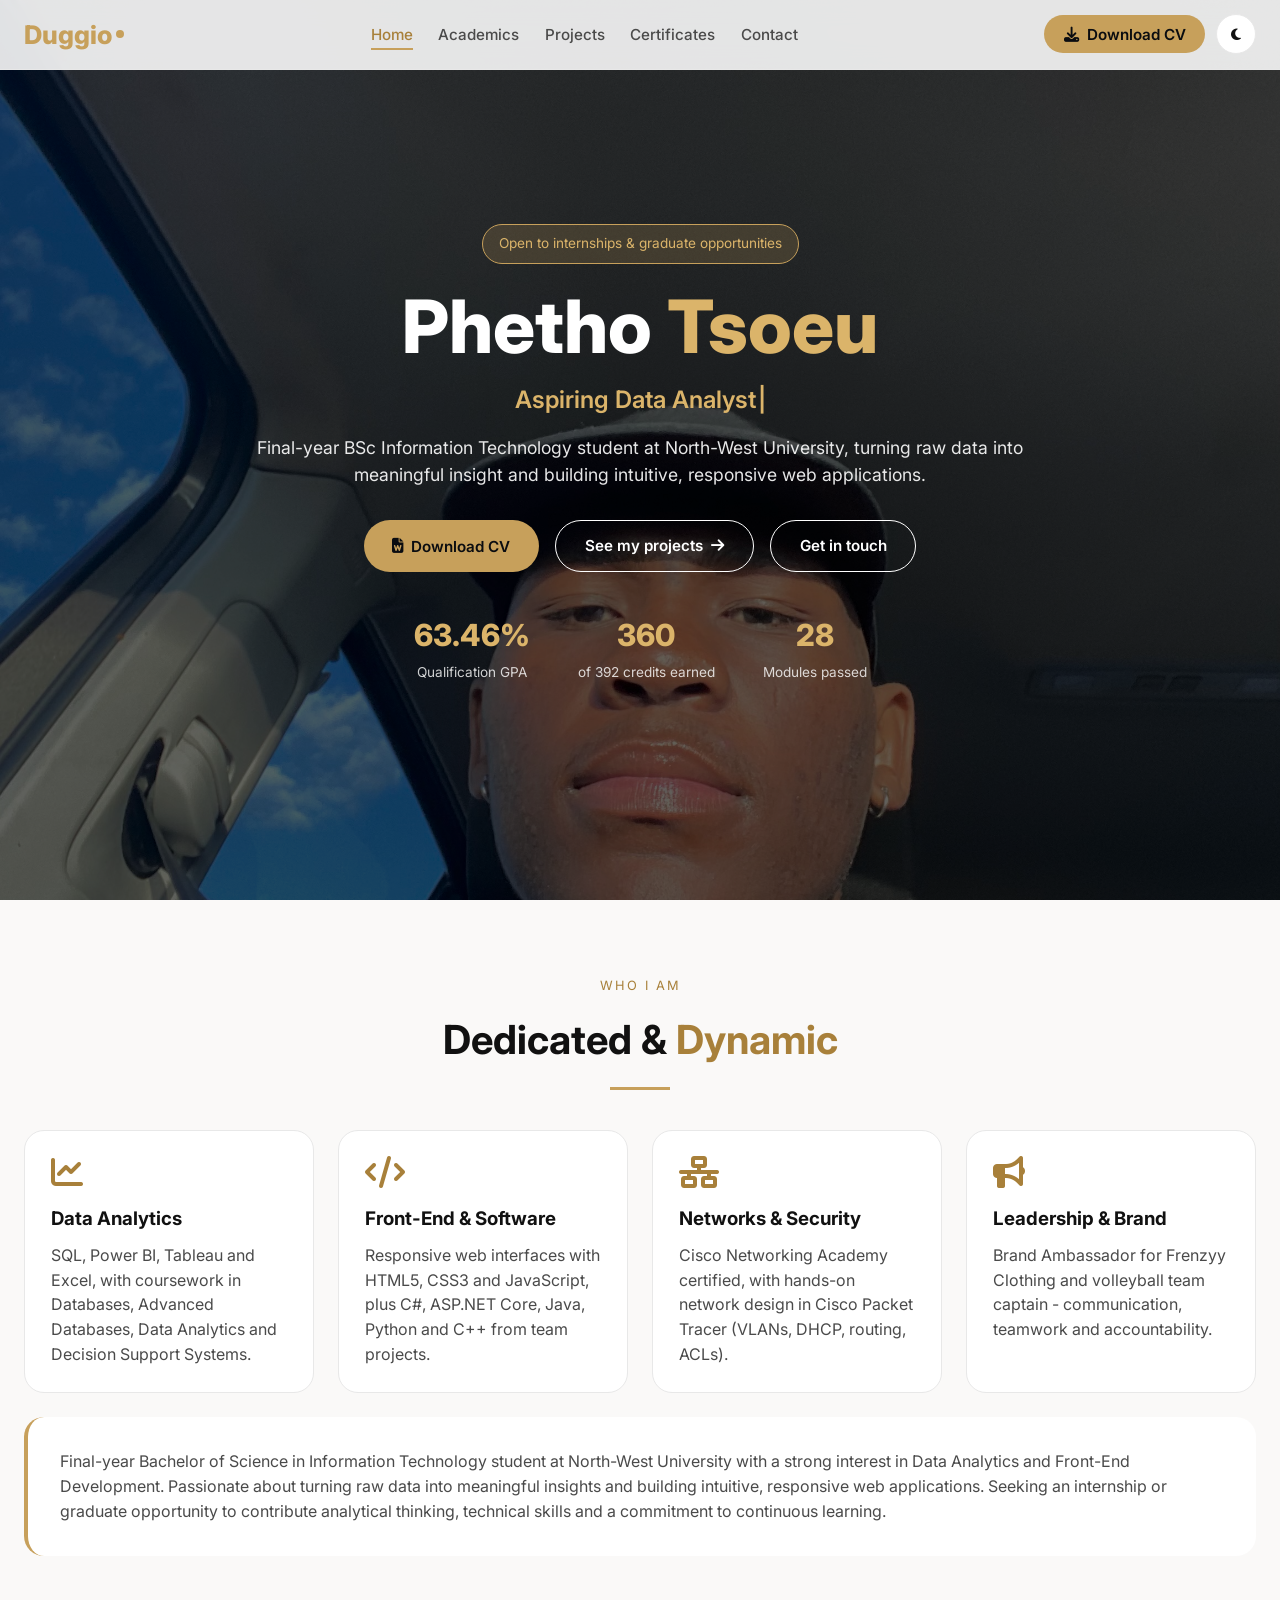
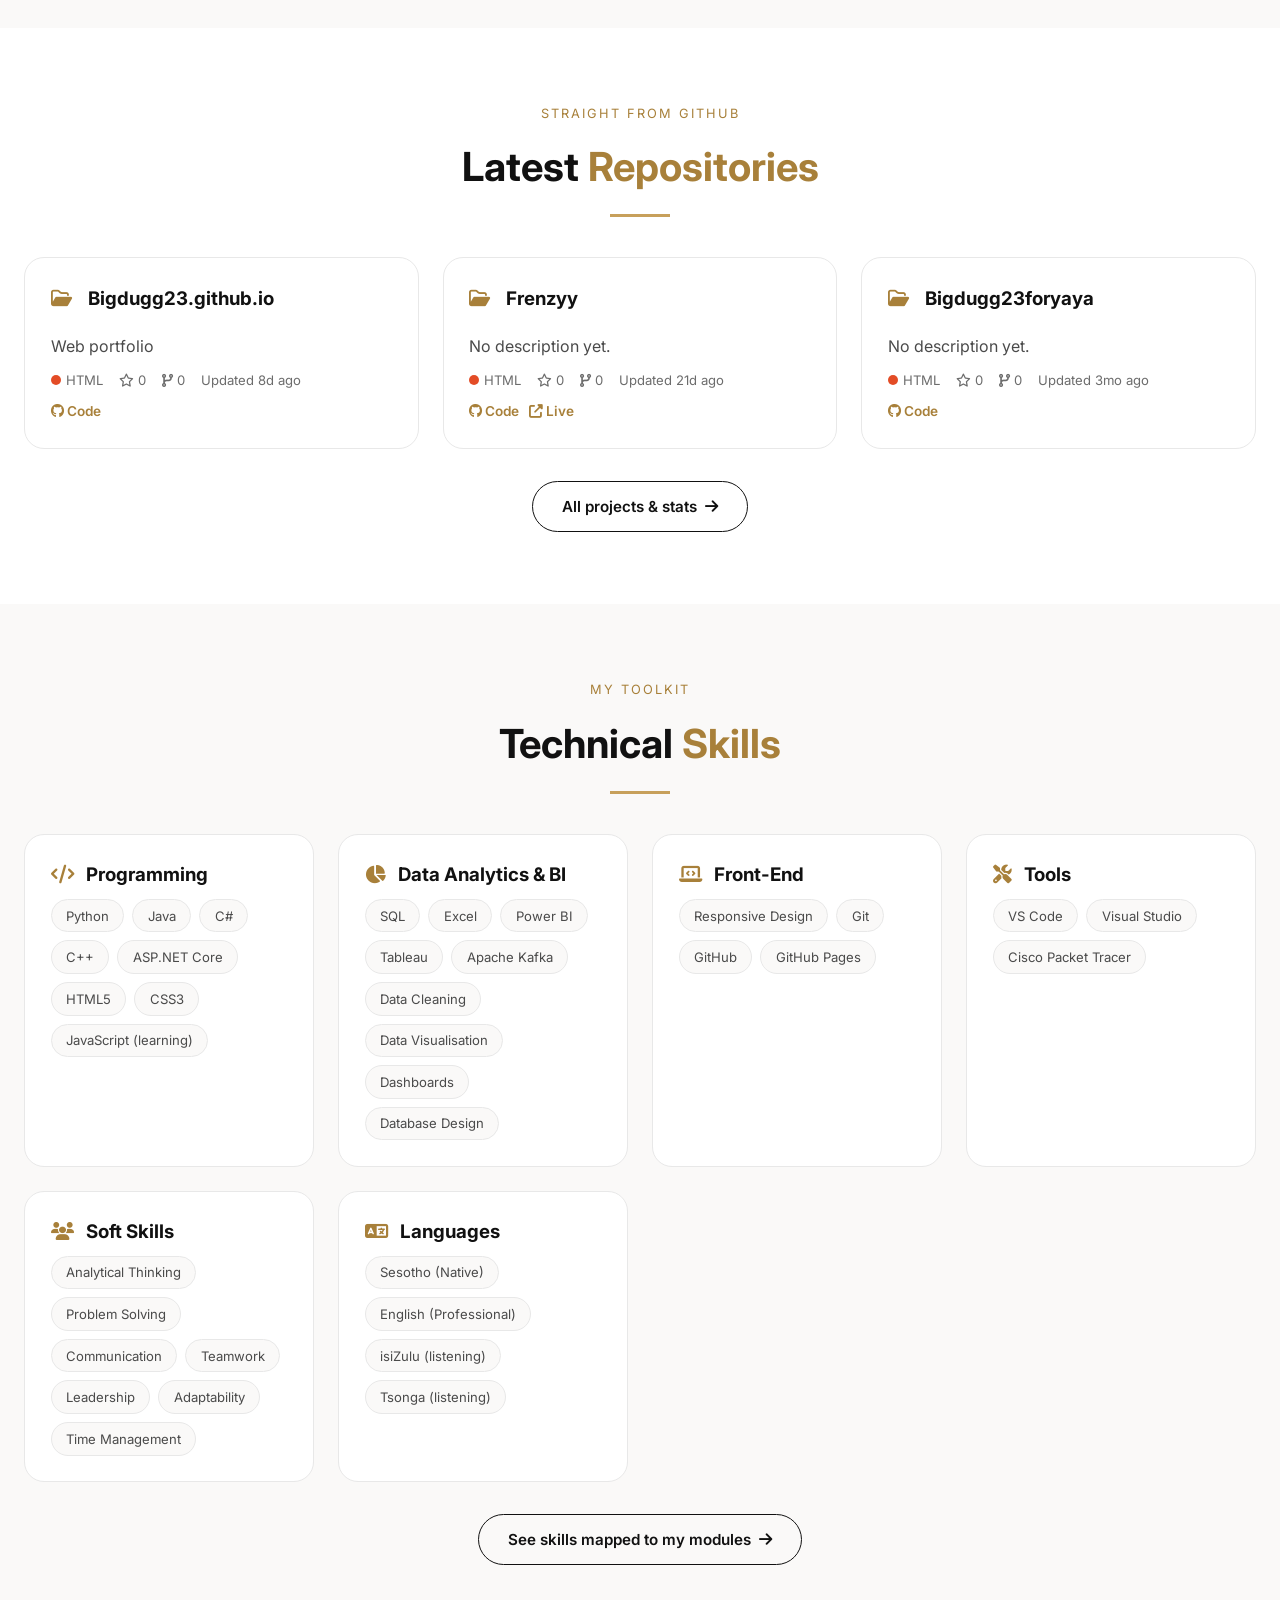
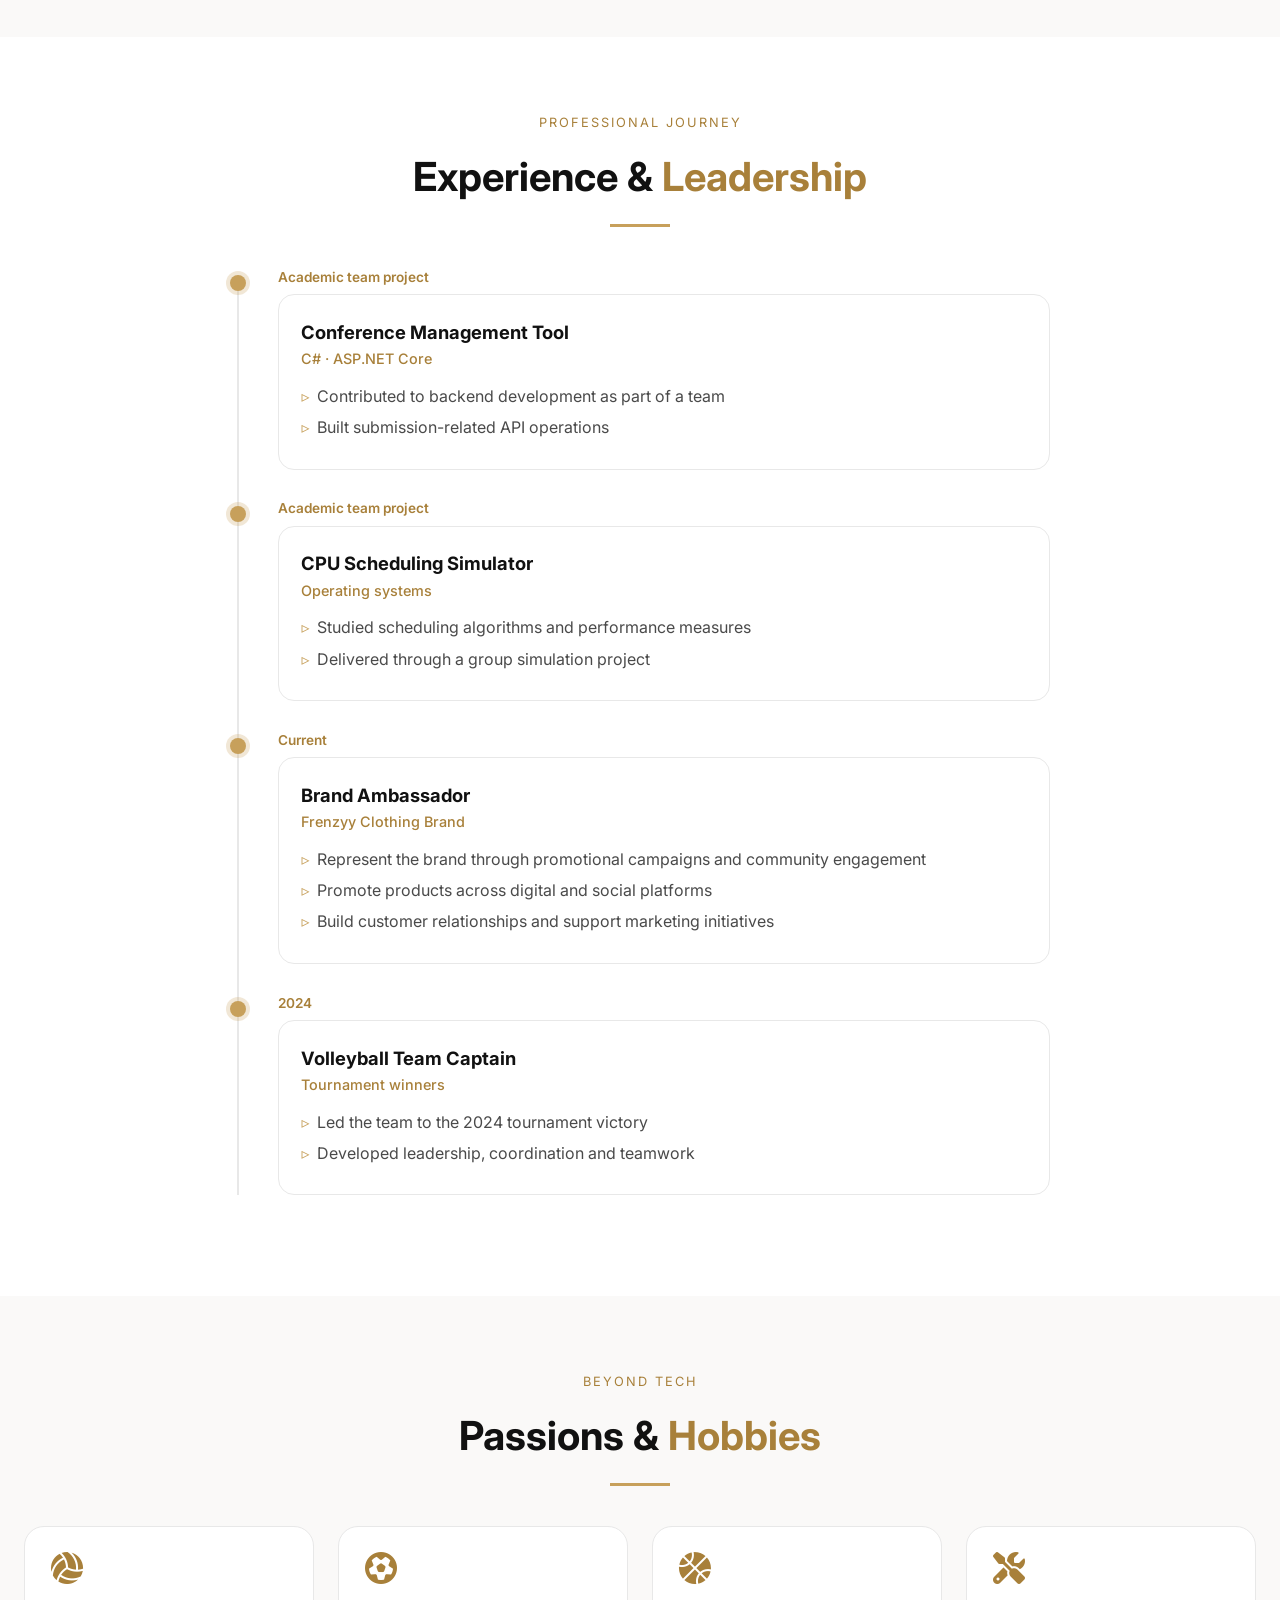
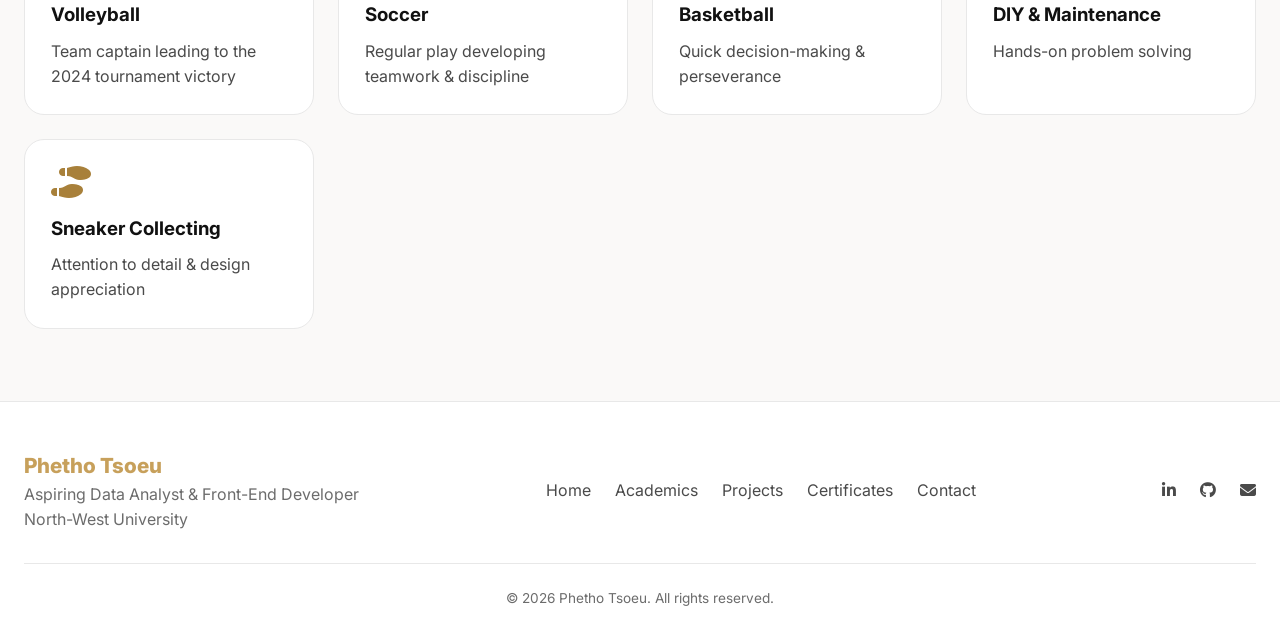
<file: index.html>
<!DOCTYPE html>
<html lang="en"><head>
<meta charset="UTF-8"><meta name="viewport" content="width=device-width, initial-scale=1.0, viewport-fit=cover">
<title>Phetho Tsoeu · Data Analyst & Front-End Developer</title>
<meta name="description" content="Portfolio of Phetho Tsoeu: BSc IT student, aspiring data analyst and front-end developer. Live GitHub projects, Cisco certificates and academic record.">
<link rel="stylesheet" href="css/style.css">
<link href="https://fonts.googleapis.com/css2?family=Inter:wght@300;400;500;600;700;800&display=swap" rel="stylesheet">
<link rel="stylesheet" href="https://cdnjs.cloudflare.com/ajax/libs/font-awesome/6.4.0/css/all.min.css">
</head><body>

<main id="main">
<section class="hero" id="home"><div class="container"><div class="hero-content">
  <div class="hero-tag">Open to internships &amp; graduate opportunities</div>
  <h1 class="hero-title">Phetho <span class="highlight">Tsoeu</span></h1>
  <div class="typed-line"><span id="typed" data-words='["Aspiring Data Analyst","Front-End Developer","SQL &amp; Power BI Enthusiast","BSc IT Final-Year Student"]'></span></div>
  <p class="hero-subtitle">Final-year BSc Information Technology student at North-West University, turning raw data into meaningful insight and building intuitive, responsive web applications.</p>
  <div class="hero-buttons">
    <button class="btn-primary" id="heroDownloadBtn"><i class="fas fa-file-word"></i> Download CV</button>
    <a href="projects.html" class="btn-secondary">See my projects <i class="fas fa-arrow-right"></i></a>
    <a href="contact.html" class="btn-secondary">Get in touch</a>
  </div>
  <div class="hero-stats">
    <div class="stat"><b class="stat-number" data-count="63.46" data-dec="2" data-suffix="%">0</b><span class="stat-label">Qualification GPA</span></div>
    <div class="stat"><b class="stat-number" data-count="360">0</b><span class="stat-label">of 392 credits earned</span></div>
    <div class="stat"><b class="stat-number" data-count="28">0</b><span class="stat-label">Modules passed</span></div>
  </div></div></div></section>

<section id="about"><div class="container"><div class="section-header reveal"><span class="section-tag">Who I Am</span><h2 class="section-title">Dedicated &amp; <span class="highlight">Dynamic</span></h2><div class="section-divider"></div></div>
  <div class="grid">
    <div class="card reveal"><i class="fas fa-chart-line big"></i><h3>Data Analytics</h3><p>SQL, Power BI, Tableau and Excel, with coursework in Databases, Advanced Databases, Data Analytics and Decision Support Systems.</p></div>
    <div class="card reveal"><i class="fas fa-code big"></i><h3>Front-End &amp; Software</h3><p>Responsive web interfaces with HTML5, CSS3 and JavaScript, plus C#, ASP.NET Core, Java, Python and C++ from team projects.</p></div>
    <div class="card reveal"><i class="fas fa-network-wired big"></i><h3>Networks &amp; Security</h3><p>Cisco Networking Academy certified, with hands-on network design in Cisco Packet Tracer (VLANs, DHCP, routing, ACLs).</p></div>
    <div class="card reveal"><i class="fas fa-bullhorn big"></i><h3>Leadership &amp; Brand</h3><p>Brand Ambassador for Frenzyy Clothing and volleyball team captain - communication, teamwork and accountability.</p></div>
  </div>
  <div class="about-bio reveal"><p>Final-year Bachelor of Science in Information Technology student at North-West University with a strong interest in Data Analytics and Front-End Development. Passionate about turning raw data into meaningful insights and building intuitive, responsive web applications. Seeking an internship or graduate opportunity to contribute analytical thinking, technical skills and a commitment to continuous learning.</p></div>
</div></section>

<section class="alt" id="featured"><div class="container"><div class="section-header reveal"><span class="section-tag">Straight from GitHub</span><h2 class="section-title">Latest <span class="highlight">Repositories</span></h2><div class="section-divider"></div></div>
  <div class="grid" id="featuredRepos"><div class="skeleton"></div><div class="skeleton"></div><div class="skeleton"></div></div>
  <p style="text-align:center;margin-top:2rem"><a class="btn-secondary" href="projects.html">All projects &amp; stats <i class="fas fa-arrow-right"></i></a></p>
</div></section>

<section id="stack"><div class="container"><div class="section-header reveal"><span class="section-tag">My Toolkit</span><h2 class="section-title">Technical <span class="highlight">Skills</span></h2><div class="section-divider"></div></div>
  <div class="grid">
    <div class="card reveal"><h3><i class="fas fa-code"></i> Programming</h3><div class="badges"><span class="badge">Python</span><span class="badge">Java</span><span class="badge">C#</span><span class="badge">C++</span><span class="badge">ASP.NET Core</span><span class="badge">HTML5</span><span class="badge">CSS3</span><span class="badge">JavaScript (learning)</span></div></div>
    <div class="card reveal"><h3><i class="fas fa-chart-pie"></i> Data Analytics &amp; BI</h3><div class="badges"><span class="badge">SQL</span><span class="badge">Excel</span><span class="badge">Power BI</span><span class="badge">Tableau</span><span class="badge">Apache Kafka</span><span class="badge">Data Cleaning</span><span class="badge">Data Visualisation</span><span class="badge">Dashboards</span><span class="badge">Database Design</span></div></div>
    <div class="card reveal"><h3><i class="fas fa-laptop-code"></i> Front-End</h3><div class="badges"><span class="badge">Responsive Design</span><span class="badge">Git</span><span class="badge">GitHub</span><span class="badge">GitHub Pages</span></div></div>
    <div class="card reveal"><h3><i class="fas fa-tools"></i> Tools</h3><div class="badges"><span class="badge">VS Code</span><span class="badge">Visual Studio</span><span class="badge">Cisco Packet Tracer</span></div></div>
    <div class="card reveal"><h3><i class="fas fa-users"></i> Soft Skills</h3><div class="badges"><span class="badge">Analytical Thinking</span><span class="badge">Problem Solving</span><span class="badge">Communication</span><span class="badge">Teamwork</span><span class="badge">Leadership</span><span class="badge">Adaptability</span><span class="badge">Time Management</span></div></div>
    <div class="card reveal"><h3><i class="fas fa-language"></i> Languages</h3><div class="badges"><span class="badge">Sesotho (Native)</span><span class="badge">English (Professional)</span><span class="badge">isiZulu (listening)</span><span class="badge">Tsonga (listening)</span></div></div>
  </div>
  <p style="text-align:center;margin-top:2rem"><a class="btn-secondary" href="academics.html">See skills mapped to my modules <i class="fas fa-arrow-right"></i></a></p>
</div></section>

<section class="alt" id="experience"><div class="container"><div class="section-header reveal"><span class="section-tag">Professional Journey</span><h2 class="section-title">Experience &amp; <span class="highlight">Leadership</span></h2><div class="section-divider"></div></div>
  <div class="timeline">
    <div class="timeline-item reveal"><div class="timeline-dot"></div><div class="timeline-date">Academic team project</div><div class="timeline-content"><h3>Conference Management Tool</h3><span class="company">C# · ASP.NET Core</span><ul><li>Contributed to backend development as part of a team</li><li>Built submission-related API operations</li></ul></div></div>
    <div class="timeline-item reveal"><div class="timeline-dot"></div><div class="timeline-date">Academic team project</div><div class="timeline-content"><h3>CPU Scheduling Simulator</h3><span class="company">Operating systems</span><ul><li>Studied scheduling algorithms and performance measures</li><li>Delivered through a group simulation project</li></ul></div></div>
    <div class="timeline-item reveal"><div class="timeline-dot"></div><div class="timeline-date">Current</div><div class="timeline-content"><h3>Brand Ambassador</h3><span class="company">Frenzyy Clothing Brand</span><ul><li>Represent the brand through promotional campaigns and community engagement</li><li>Promote products across digital and social platforms</li><li>Build customer relationships and support marketing initiatives</li></ul></div></div>
    <div class="timeline-item reveal"><div class="timeline-dot"></div><div class="timeline-date">2024</div><div class="timeline-content"><h3>Volleyball Team Captain</h3><span class="company">Tournament winners</span><ul><li>Led the team to the 2024 tournament victory</li><li>Developed leadership, coordination and teamwork</li></ul></div></div>
  </div>
</div></section>

<section id="beyond"><div class="container"><div class="section-header reveal"><span class="section-tag">Beyond Tech</span><h2 class="section-title">Passions &amp; <span class="highlight">Hobbies</span></h2><div class="section-divider"></div></div>
  <div class="grid">
    <div class="card reveal"><i class="fas fa-volleyball-ball big"></i><h3>Volleyball</h3><p>Team captain leading to the 2024 tournament victory</p></div>
    <div class="card reveal"><i class="fas fa-futbol big"></i><h3>Soccer</h3><p>Regular play developing teamwork &amp; discipline</p></div>
    <div class="card reveal"><i class="fas fa-basketball-ball big"></i><h3>Basketball</h3><p>Quick decision-making &amp; perseverance</p></div>
    <div class="card reveal"><i class="fas fa-screwdriver-wrench big"></i><h3>DIY &amp; Maintenance</h3><p>Hands-on problem solving</p></div>
    <div class="card reveal"><i class="fas fa-shoe-prints big"></i><h3>Sneaker Collecting</h3><p>Attention to detail &amp; design appreciation</p></div>
  </div>
</div></section>
</main>
<script src="js/config.js"></script>
<script src="js/layout.js"></script>
<script src="js/main.js"></script>
<script src="js/cv.js"></script>
<script src="js/github.js"></script>
<script src="js/home-page.js"></script>
</body></html>
</file>
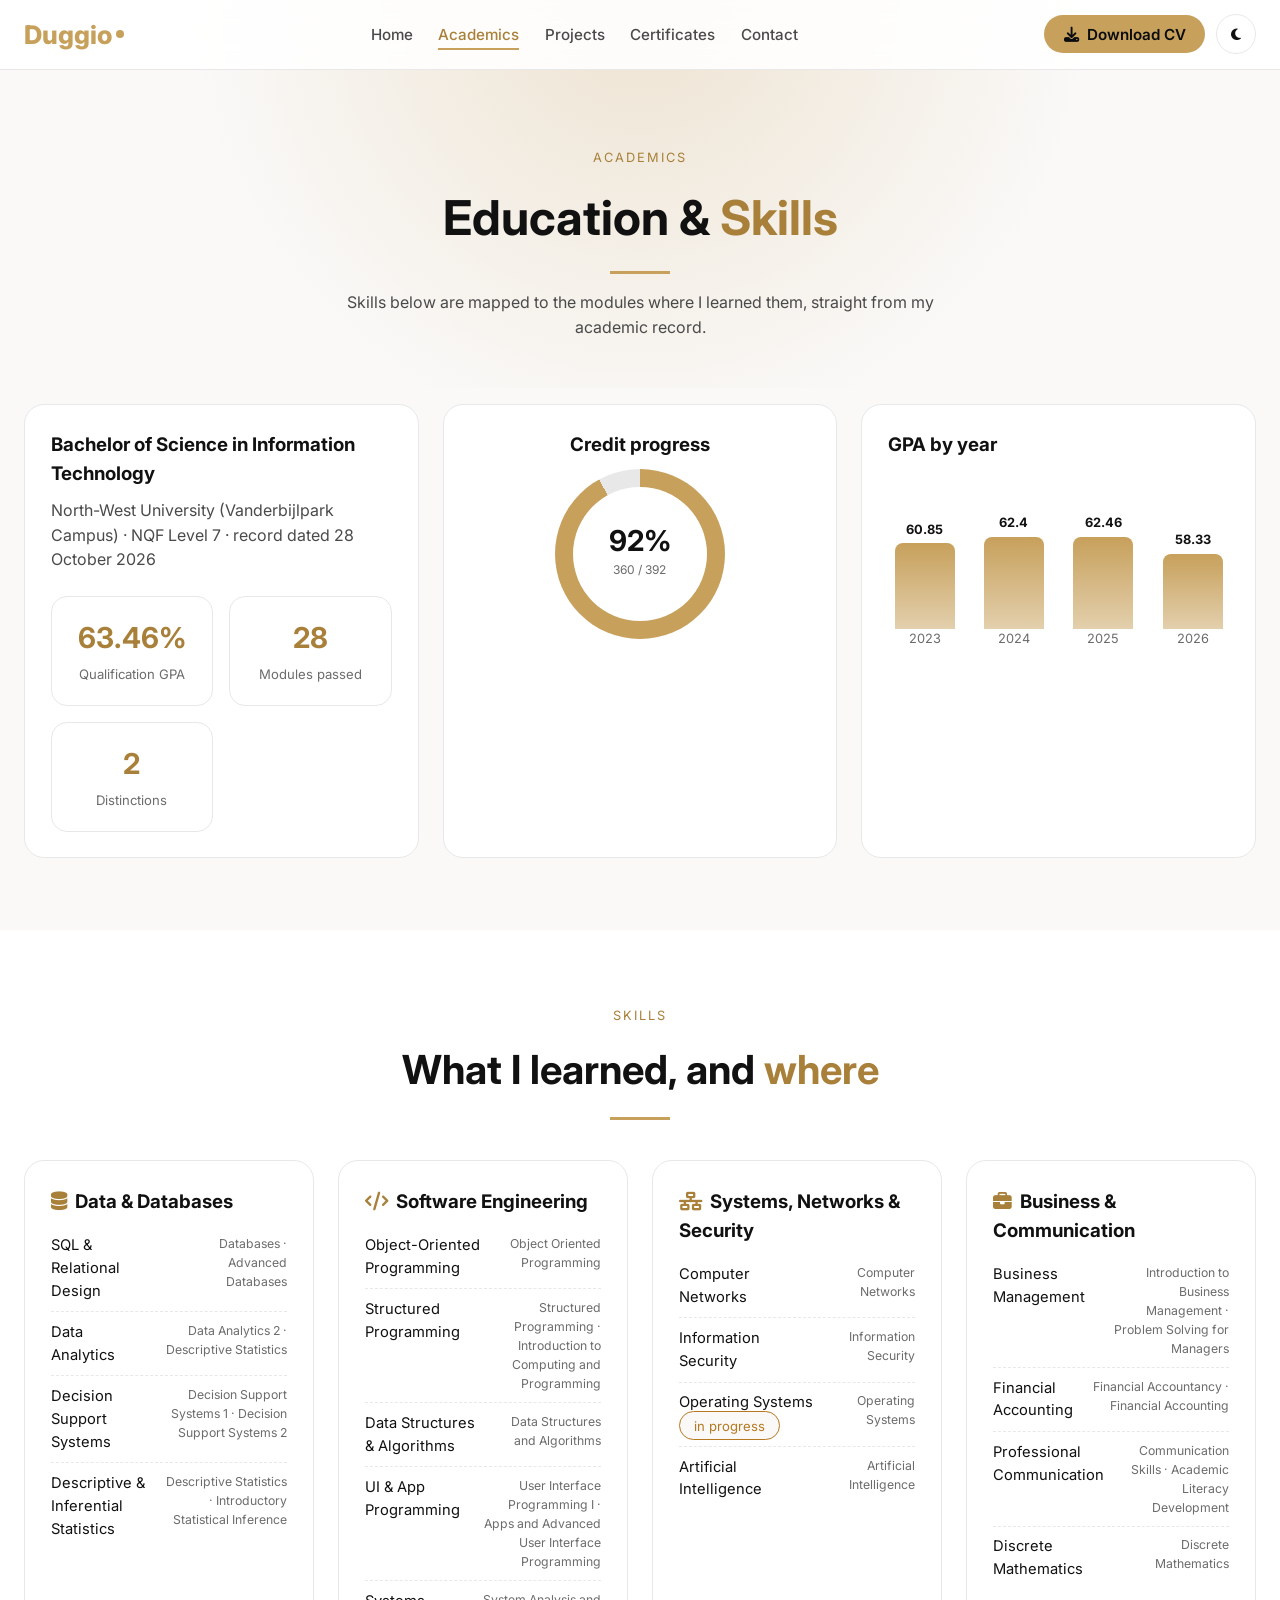
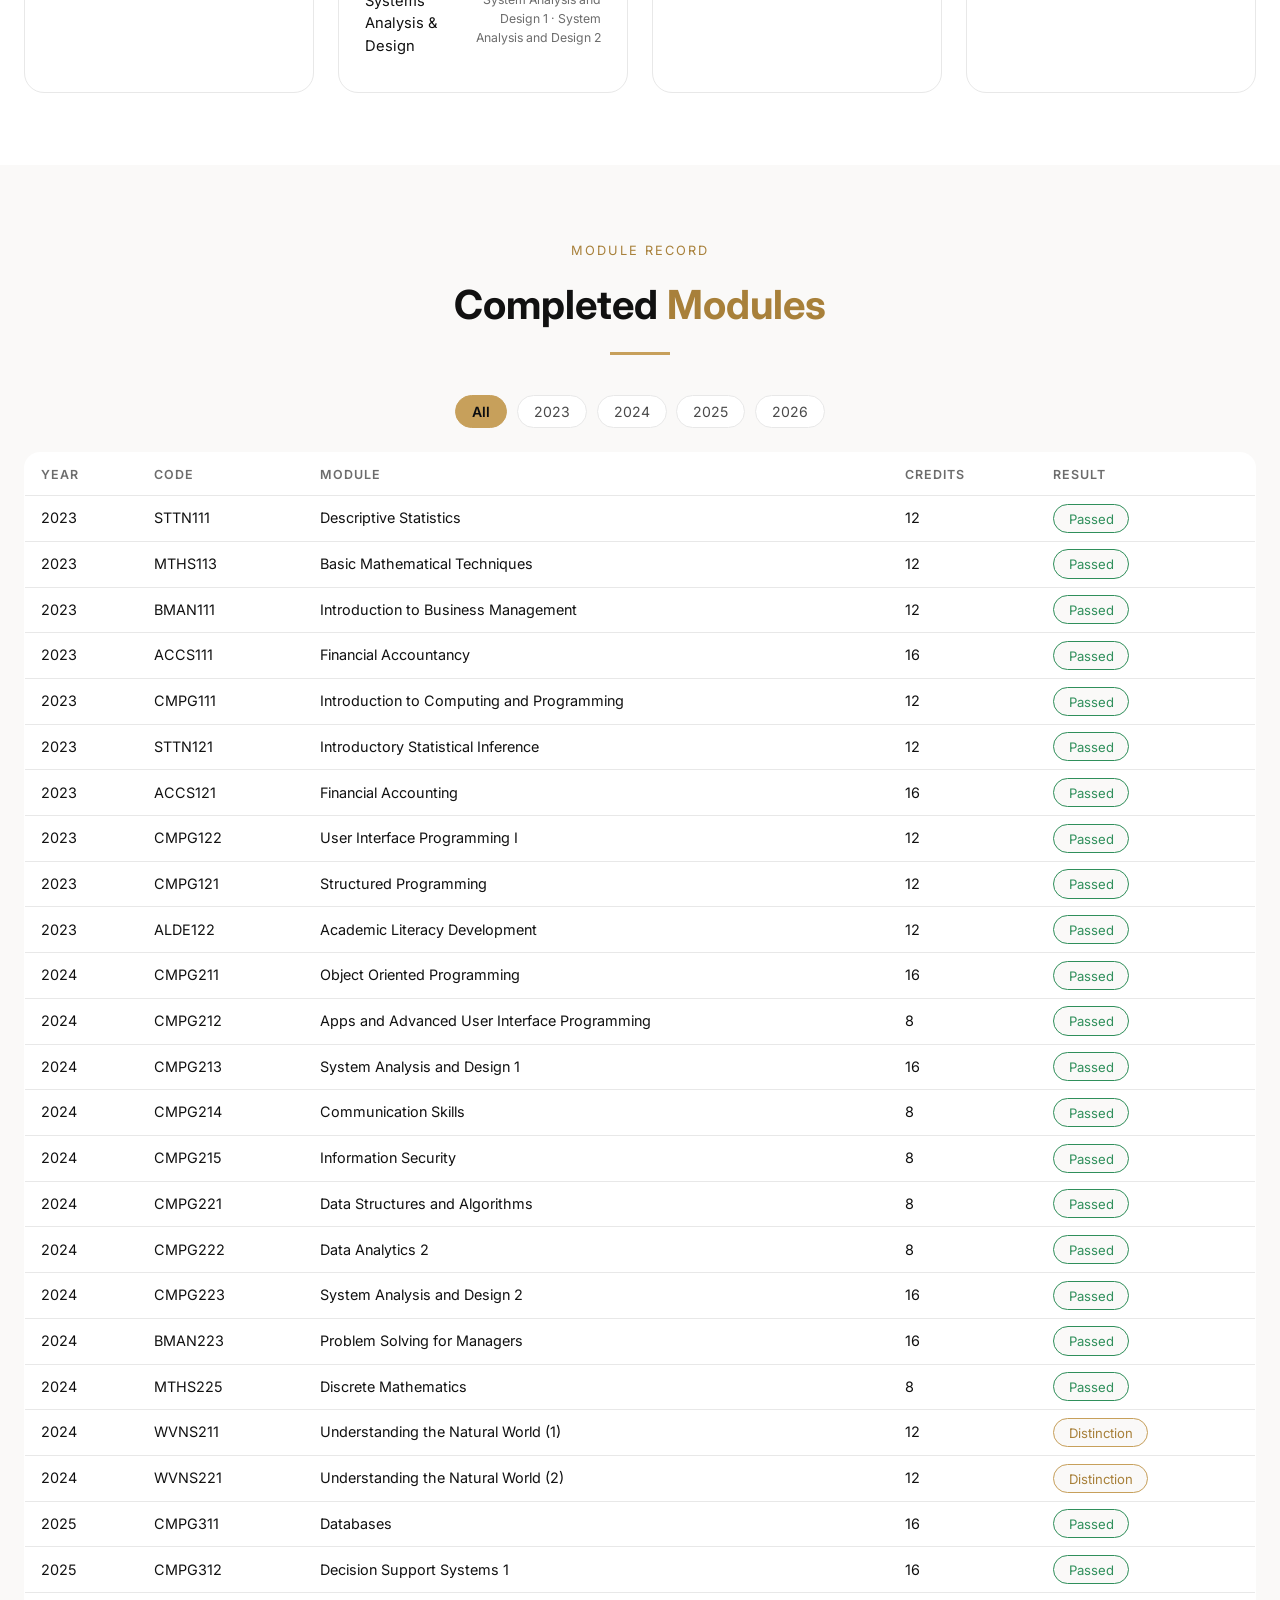
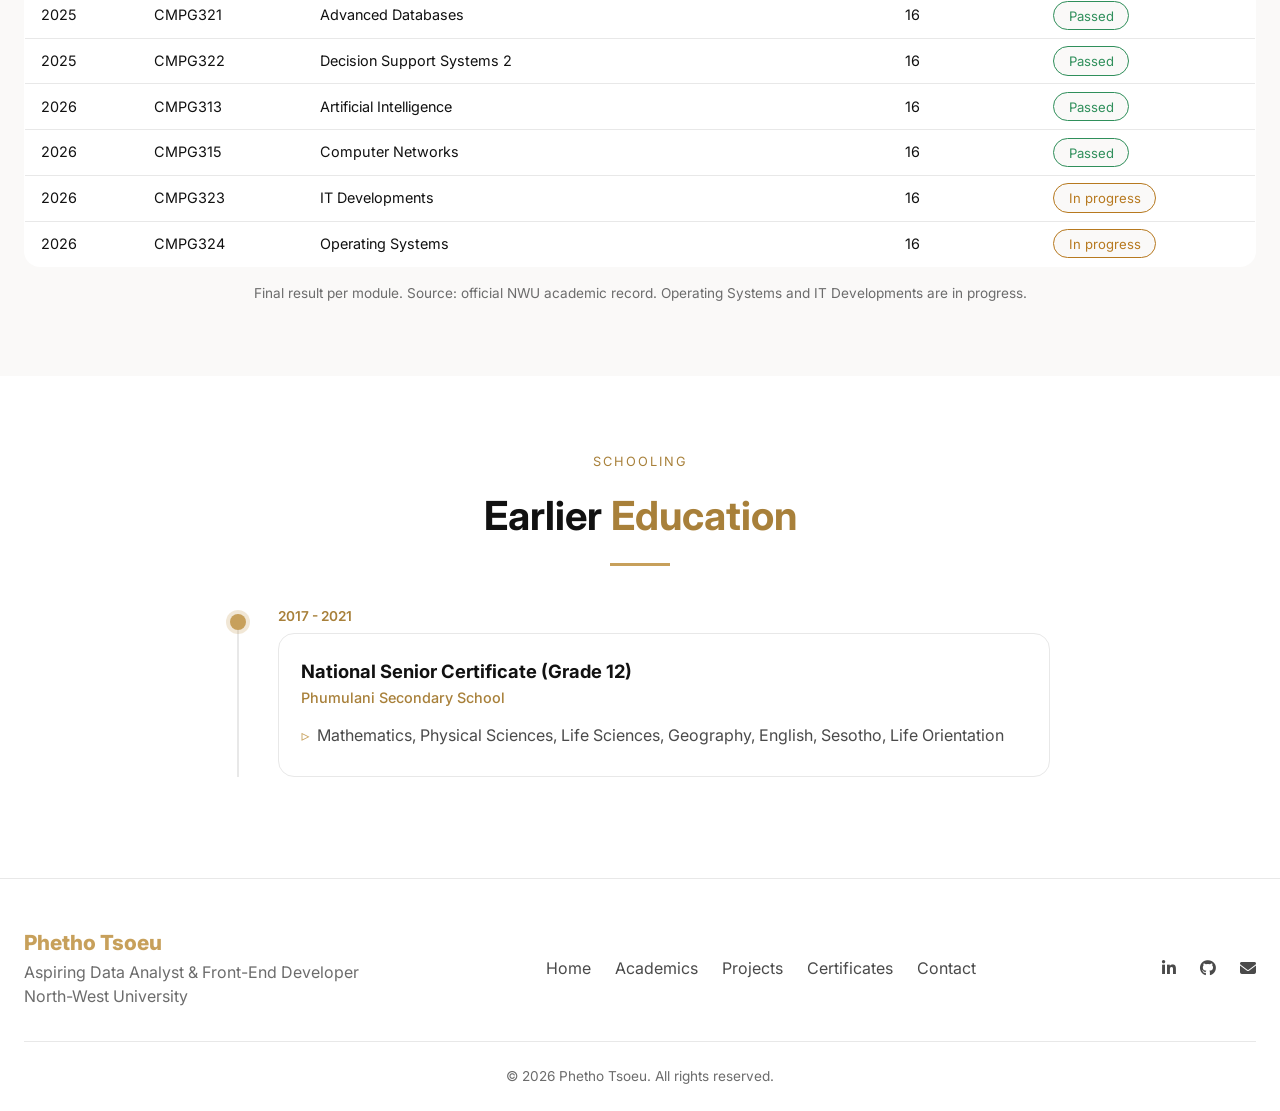
<file: academics.html>
<!DOCTYPE html>
<html lang="en"><head>
<meta charset="UTF-8"><meta name="viewport" content="width=device-width, initial-scale=1.0, viewport-fit=cover">
<title>Academics · Phetho Tsoeu</title>
<meta name="description" content="Academic record, GPA trend and skills mapped to university modules.">
<link rel="stylesheet" href="css/style.css">
<link href="https://fonts.googleapis.com/css2?family=Inter:wght@300;400;500;600;700;800&display=swap" rel="stylesheet">
<link rel="stylesheet" href="https://cdnjs.cloudflare.com/ajax/libs/font-awesome/6.4.0/css/all.min.css">
</head><body>
<header class="page-hero"><div class="container"><span class="section-tag">Academics</span><h1 class="section-title" style="font-size:clamp(2rem,5vw,3rem)">Education &amp; <span class="highlight">Skills</span></h1><div class="section-divider"></div><p>Skills below are mapped to the modules where I learned them, straight from my academic record.</p></div></header>

<main id="main">
<section style="padding-top:1rem"><div class="container">
  <div class="grid" style="align-items:stretch">
    <div class="card reveal"><h3 id="aqual">Loading…</h3><p class="muted" id="ainst" style="margin-bottom:1.5rem"></p>
      <div class="stats-row" style="margin:0">
        <div class="stat-box"><b id="gpa" data-count="0">0</b><span>Qualification GPA</span></div>
        <div class="stat-box"><b id="modCount" data-count="0">0</b><span>Modules passed</span></div>
        <div class="stat-box"><b id="dist" data-count="0">0</b><span>Distinctions</span></div></div></div>
    <div class="card reveal" style="text-align:center"><h3>Credit progress</h3><div class="progress-ring" id="ring"><div><div><b id="ringPct">0%</b><span id="credits"></span></div></div></div></div>
    <div class="card reveal"><h3>GPA by year</h3><div class="bars" id="bars"></div></div>
  </div></div></section>

<section class="alt"><div class="container"><div class="section-header reveal"><span class="section-tag">Skills</span><h2 class="section-title">What I learned, and <span class="highlight">where</span></h2><div class="section-divider"></div></div>
  <div class="grid" id="skillGroups"></div></div></section>

<section><div class="container"><div class="section-header reveal"><span class="section-tag">Module record</span><h2 class="section-title">Completed <span class="highlight">Modules</span></h2><div class="section-divider"></div></div>
  <div class="controls" id="yearFilters"></div>
  <div class="table-wrap"><table class="modules"><thead id="modHead"></thead><tbody id="modBody"></tbody></table></div>
  <p class="muted" style="text-align:center;margin-top:1rem;font-size:.85rem">Final result per module. Source: official NWU academic record. Operating Systems and IT Developments are in progress.</p>
</div></section>

<section class="alt"><div class="container"><div class="section-header reveal"><span class="section-tag">Schooling</span><h2 class="section-title">Earlier <span class="highlight">Education</span></h2><div class="section-divider"></div></div>
  <div class="timeline"><div class="timeline-item reveal"><div class="timeline-dot"></div><div class="timeline-date">2017 - 2021</div><div class="timeline-content"><h3>National Senior Certificate (Grade 12)</h3><span class="company">Phumulani Secondary School</span><ul><li>Mathematics, Physical Sciences, Life Sciences, Geography, English, Sesotho, Life Orientation</li></ul></div></div></div>
</div></section>
</main>
<script src="js/config.js"></script>
<script src="js/layout.js"></script>
<script src="js/main.js"></script>
<script src="js/cv.js"></script>
<script src="js/github.js"></script>
<script src="js/academics-page.js"></script>
</body></html>
</file>
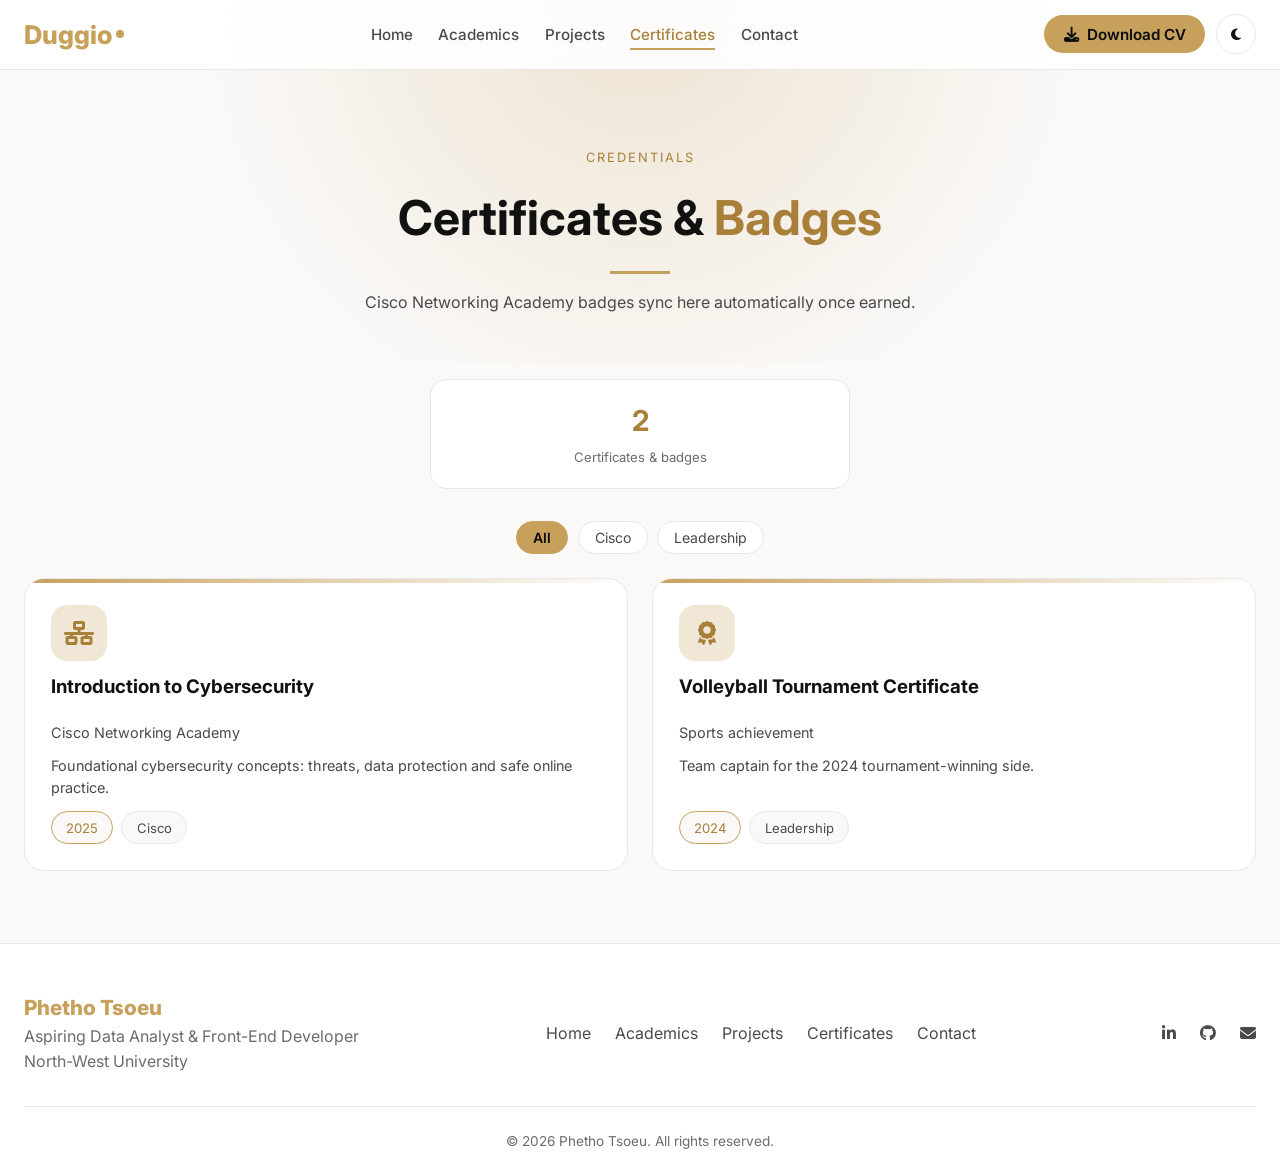
<file: certificates.html>
<!DOCTYPE html>
<html lang="en"><head>
<meta charset="UTF-8"><meta name="viewport" content="width=device-width, initial-scale=1.0, viewport-fit=cover">
<title>Certificates · Phetho Tsoeu</title>
<meta name="description" content="Cisco Networking Academy certificates and other achievements.">
<link rel="stylesheet" href="css/style.css">
<link href="https://fonts.googleapis.com/css2?family=Inter:wght@300;400;500;600;700;800&display=swap" rel="stylesheet">
<link rel="stylesheet" href="https://cdnjs.cloudflare.com/ajax/libs/font-awesome/6.4.0/css/all.min.css">
</head><body>
<header class="page-hero"><div class="container"><span class="section-tag">Credentials</span><h1 class="section-title" style="font-size:clamp(2rem,5vw,3rem)">Certificates &amp; <span class="highlight">Badges</span></h1><div class="section-divider"></div><p>Cisco Networking Academy badges sync here automatically once earned.</p></div></header>

<main id="main">
<section style="padding-top:1rem"><div class="container">
  <div class="stats-row" style="max-width:420px;margin:0 auto 2rem"><div class="stat-box"><b id="certCount">0</b><span>Certificates &amp; badges</span></div></div>
  <p class="muted" id="certSync" style="text-align:center;margin-bottom:1.5rem;font-size:.85rem"></p>
  <div class="controls" id="certFilters"></div>
  <div class="grid" id="certGrid"></div>
</div></section></main>
<script src="js/config.js"></script>
<script src="js/layout.js"></script>
<script src="js/main.js"></script>
<script src="js/cv.js"></script>
<script src="js/github.js"></script>
<script src="js/certs-page.js"></script>
</body></html>
</file>
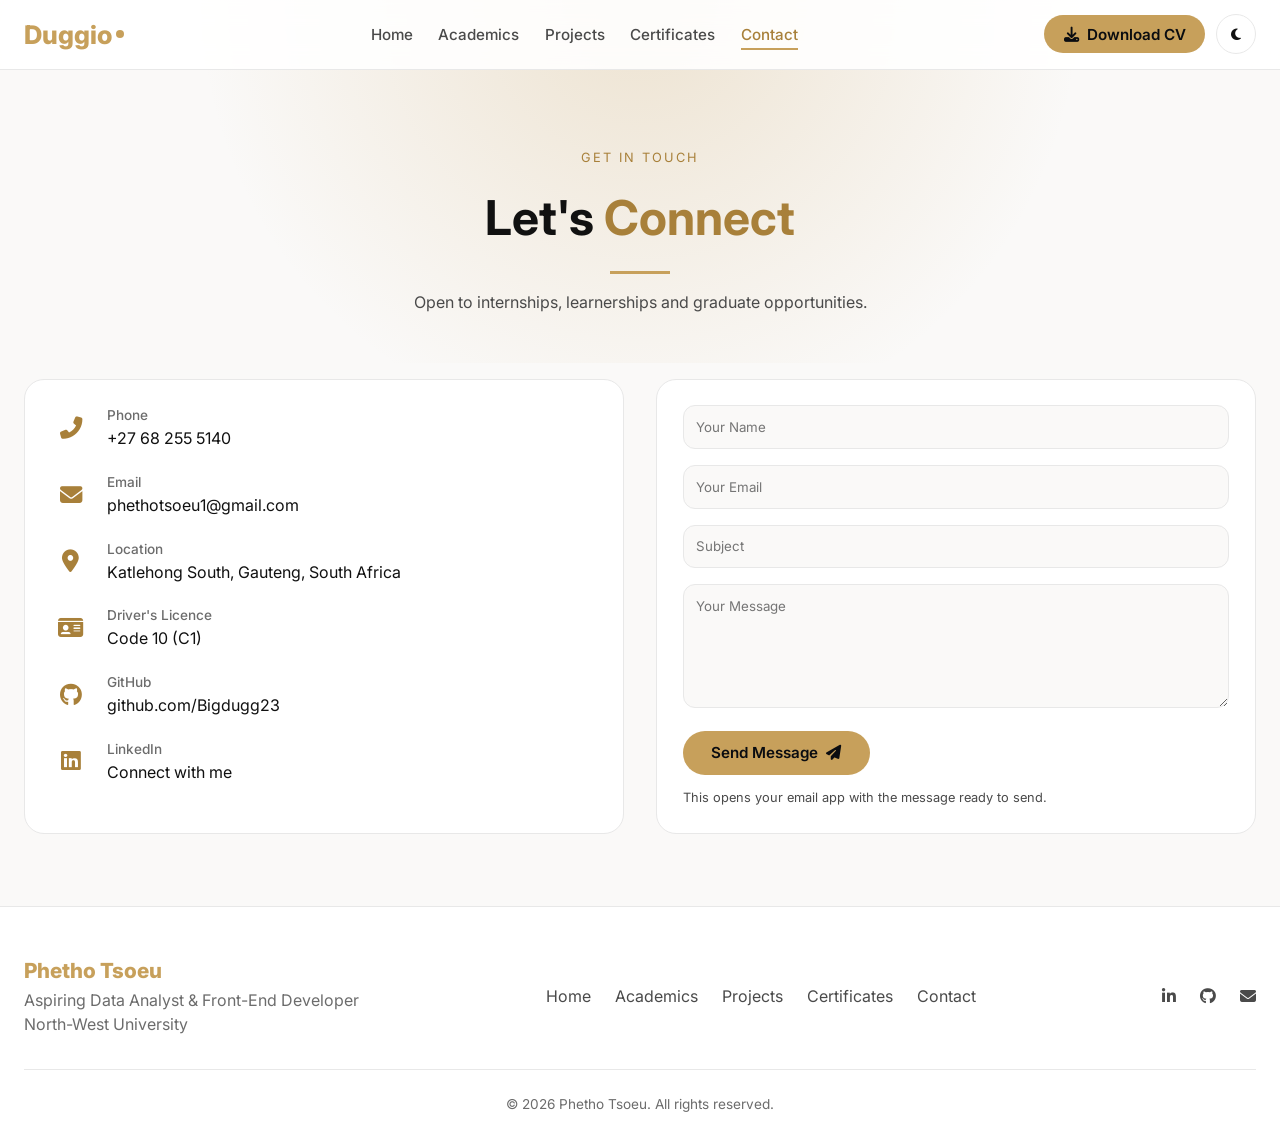
<file: contact.html>
<!DOCTYPE html>
<html lang="en"><head>
<meta charset="UTF-8"><meta name="viewport" content="width=device-width, initial-scale=1.0, viewport-fit=cover">
<title>Contact · Phetho Tsoeu</title>
<meta name="description" content="Get in touch with Phetho Tsoeu.">
<link rel="stylesheet" href="css/style.css">
<link href="https://fonts.googleapis.com/css2?family=Inter:wght@300;400;500;600;700;800&display=swap" rel="stylesheet">
<link rel="stylesheet" href="https://cdnjs.cloudflare.com/ajax/libs/font-awesome/6.4.0/css/all.min.css">
</head><body>
<header class="page-hero"><div class="container"><span class="section-tag">Get in Touch</span><h1 class="section-title" style="font-size:clamp(2rem,5vw,3rem)">Let's <span class="highlight">Connect</span></h1><div class="section-divider"></div><p>Open to internships, learnerships and graduate opportunities.</p></div></header>

<main id="main"><section style="padding-top:1rem"><div class="container"><div class="contact-grid">
  <div class="card">
    <div class="contact-item"><i class="fas fa-phone-alt"></i><div><h4>Phone</h4><a href="tel:+27682555140">+27 68 255 5140</a></div></div>
    <div class="contact-item"><i class="fas fa-envelope"></i><div><h4>Email</h4><a href="mailto:phethotsoeu1@gmail.com">phethotsoeu1@gmail.com</a></div></div>
    <div class="contact-item"><i class="fas fa-map-marker-alt"></i><div><h4>Location</h4><p>Katlehong South, Gauteng, South Africa</p></div></div>
    <div class="contact-item"><i class="fas fa-id-card"></i><div><h4>Driver's Licence</h4><p>Code 10 (C1)</p></div></div>
    <div class="contact-item"><i class="fab fa-github"></i><div><h4>GitHub</h4><a href="https://github.com/Bigdugg23" target="_blank" rel="noopener">github.com/Bigdugg23</a></div></div>
    <div class="contact-item"><i class="fab fa-linkedin"></i><div><h4>LinkedIn</h4><a href="https://www.linkedin.com/in/phetho-tsoeu-536b01363/" target="_blank" rel="noopener">Connect with me</a></div></div>
  </div>
  <div class="card contact-form"><form id="contactForm">
    <input type="text" name="name" placeholder="Your Name" required aria-label="Your name">
    <input type="email" name="email" placeholder="Your Email" required aria-label="Your email">
    <input type="text" name="subject" placeholder="Subject" aria-label="Subject">
    <textarea name="message" rows="6" placeholder="Your Message" required aria-label="Message"></textarea>
    <button type="submit" class="btn-primary">Send Message <i class="fas fa-paper-plane"></i></button>
    <p class="muted" style="font-size:.8rem;margin-top:.8rem">This opens your email app with the message ready to send.</p>
  </form></div>
</div></div></section></main>
<script src="js/config.js"></script>
<script src="js/layout.js"></script>
<script src="js/main.js"></script>
<script src="js/cv.js"></script>
<script src="js/github.js"></script>
<script src="js/contact-page.js"></script>
</body></html>
</file>
<file: css/style.css>
*{margin:0;padding:0;box-sizing:border-box}
:root{
  --bg-primary:#faf9f8;--bg-secondary:#fff;--bg-card:#fff;
  --text-primary:#111;--text-secondary:#4a4a4a;--text-muted:#6c6c6c;
  --border-light:#e8e8e8;--highlight:#a8803a;--highlight-glow:rgba(199,160,91,.25);
  --accent:#c7a05b;--ok:#2f8f5b;--warn:#b7791f;
  --shadow-sm:0 10px 25px -5px rgba(0,0,0,.05);--shadow-md:0 20px 35px -12px rgba(0,0,0,.12);
}
body.dark{
  --bg-primary:#0a0c10;--bg-secondary:#111318;--bg-card:#14171f;
  --text-primary:#ededee;--text-secondary:#b0b3bc;--text-muted:#8a8e99;
  --border-light:#252a33;--highlight:#dbb46a;--accent:#dbb46a;--ok:#4cc38a;--warn:#e0a84a;
  --shadow-md:0 20px 35px -12px rgba(0,0,0,.6);
}
html{scroll-behavior:smooth}
body{font-family:'Inter',system-ui,sans-serif;background:var(--bg-primary);color:var(--text-primary);line-height:1.55;transition:background .3s,color .3s;overflow-x:hidden}
a{color:inherit}
.container{max-width:1280px;margin:0 auto;padding:0 1.5rem}
.skip{position:absolute;left:-999px}.skip:focus{left:1rem;top:1rem;background:var(--accent);color:#000;padding:.5rem 1rem;border-radius:8px;z-index:3000}
:focus-visible{outline:2px solid var(--accent);outline-offset:3px;border-radius:6px}

/* progress */
#progress{position:fixed;top:0;left:0;height:3px;width:0;background:linear-gradient(90deg,var(--accent),#fff3);z-index:2000}

/* Navbar */
.navbar{position:fixed;top:0;width:100%;background:color-mix(in srgb,var(--bg-secondary) 88%,transparent);backdrop-filter:blur(12px);z-index:1000;border-bottom:1px solid var(--border-light)}
.nav-container{max-width:1280px;margin:0 auto;padding:.9rem 1.5rem;display:flex;justify-content:space-between;align-items:center;gap:1rem}
.logo{text-decoration:none;display:flex;align-items:center}
.logo-text{font-size:1.6rem;font-weight:800;color:var(--accent)}
.logo-dot{width:8px;height:8px;background:var(--accent);border-radius:50%;margin-left:4px;animation:pulse 2s infinite}
@keyframes pulse{0%,100%{opacity:1}50%{opacity:.4}}
.nav-links{display:flex;gap:1.6rem;list-style:none}
.nav-link{text-decoration:none;color:var(--text-secondary);font-weight:500;font-size:.95rem;transition:color .2s;padding:.25rem 0;border-bottom:2px solid transparent}
.nav-link:hover,.nav-link.active{color:var(--highlight);border-bottom-color:var(--accent)}
.nav-actions{display:flex;align-items:center;gap:.7rem}
.download-cv-btn,.btn-primary{background:var(--accent);color:#0a0c10;border:none;padding:.6rem 1.2rem;border-radius:40px;font-weight:600;cursor:pointer;display:inline-flex;align-items:center;gap:8px;font-family:inherit;font-size:.95rem;transition:all .3s;text-decoration:none}
.download-cv-btn:hover,.btn-primary:hover{transform:translateY(-2px);box-shadow:0 8px 20px var(--highlight-glow)}
.btn-primary{padding:.8rem 1.8rem}
.btn-secondary{background:transparent;border:1px solid currentColor;color:var(--text-primary);padding:.8rem 1.8rem;border-radius:40px;font-weight:600;text-decoration:none;display:inline-flex;align-items:center;gap:8px;transition:all .3s;cursor:pointer;font-family:inherit;font-size:.95rem}
.btn-secondary:hover{border-color:var(--accent);color:var(--highlight)}
.theme-toggle{background:var(--bg-card);border:1px solid var(--border-light);border-radius:50%;width:40px;height:40px;cursor:pointer;color:var(--text-primary)}
.mobile-menu-btn{display:none;background:none;border:none;color:var(--text-primary);font-size:1.4rem;cursor:pointer}

/* Hero */
.hero{min-height:100vh;display:flex;align-items:center;position:relative;padding-top:80px;color:#fff;
  background:url('../assets/IMG_8551.jpeg') center/cover,radial-gradient(circle at 20% 20%,#2b2415,#0a0c10 60%)}
.hero::before{content:"";position:absolute;inset:0;background:rgba(0,0,0,.62)}
.hero .container{position:relative;width:100%}
.hero-content{text-align:center;max-width:860px;margin:0 auto}
.hero-tag{display:inline-block;padding:.5rem 1rem;background:rgba(199,160,91,.2);border:1px solid var(--accent);border-radius:40px;font-size:.85rem;color:#dbb46a;margin-bottom:1.5rem}
.hero-title{font-size:clamp(2.6rem,7vw,4.6rem);font-weight:800;margin-bottom:1rem;line-height:1.05}
.highlight{color:var(--highlight)}.hero .highlight{color:#dbb46a}
.typed-line{font-size:clamp(1.1rem,2.4vw,1.5rem);min-height:2rem;color:#dbb46a;font-weight:600;margin-bottom:1rem}
.typed-line::after{content:"|";animation:blink 1s steps(1) infinite;margin-left:2px}
@keyframes blink{50%{opacity:0}}
.hero-subtitle{font-size:1.1rem;color:rgba(255,255,255,.9);margin-bottom:2rem}
.hero-buttons{display:flex;gap:1rem;justify-content:center;flex-wrap:wrap;margin-bottom:2.5rem}
.hero .btn-secondary{color:#fff}
.hero-stats{display:flex;gap:3rem;justify-content:center;flex-wrap:wrap}
.stat{text-align:center}.stat-number{font-size:1.9rem;font-weight:800;color:#dbb46a;display:block}.stat-label{font-size:.85rem;color:rgba(255,255,255,.8)}

/* Page header (inner pages) */
.page-hero{padding:9rem 0 3rem;text-align:center;background:radial-gradient(circle at 50% 0,var(--highlight-glow),transparent 60%)}
.page-hero p{max-width:640px;margin:0 auto;color:var(--text-secondary)}

/* Sections */
section{padding:4.5rem 0}
.section-header{text-align:center;margin-bottom:2.5rem}
.section-tag{display:inline-block;font-size:.8rem;text-transform:uppercase;letter-spacing:2px;color:var(--highlight);margin-bottom:.8rem}
.section-title{font-size:clamp(1.8rem,4vw,2.5rem);font-weight:700;color:var(--text-primary)}
.section-divider{width:60px;height:3px;background:var(--accent);margin:1rem auto}
.alt{background:var(--bg-secondary)}

.grid{display:grid;grid-template-columns:repeat(auto-fit,minmax(290px,1fr));gap:1.5rem}
.card{background:var(--bg-card);padding:1.6rem;border-radius:20px;border:1px solid var(--border-light);transition:transform .3s,box-shadow .3s}
.card:hover{transform:translateY(-5px);box-shadow:var(--shadow-md)}
.card>i.big{font-size:2rem;color:var(--highlight);margin-bottom:1rem;display:block}
.card h3{margin-bottom:.6rem}.card p{color:var(--text-secondary)}
.muted{color:var(--text-muted)}
.about-bio{background:var(--bg-card);padding:2rem;border-radius:20px;border-left:4px solid var(--accent);color:var(--text-secondary);margin-top:1.5rem}

/* Badges */
.badges{display:flex;flex-wrap:wrap;gap:.5rem}
.badge{padding:.35rem .9rem;background:var(--bg-primary);border:1px solid var(--border-light);border-radius:40px;font-size:.82rem;color:var(--text-secondary)}
.badge.gold{border-color:var(--accent);color:var(--highlight)}
.badge.ok{border-color:var(--ok);color:var(--ok)}
.badge.warn{border-color:var(--warn);color:var(--warn)}

/* Timeline */
.timeline{max-width:820px;margin:0 auto;position:relative}
.timeline::before{content:"";position:absolute;left:7px;top:8px;bottom:0;width:2px;background:var(--border-light)}
.timeline-item{position:relative;padding-left:48px;margin-bottom:1.8rem}
.timeline-dot{position:absolute;left:0;top:8px;width:16px;height:16px;border-radius:50%;background:var(--accent);box-shadow:0 0 0 4px var(--highlight-glow)}
.timeline-date{font-size:.85rem;color:var(--highlight);font-weight:600;margin-bottom:.4rem}
.timeline-content{background:var(--bg-card);padding:1.4rem;border-radius:16px;border:1px solid var(--border-light)}
.timeline-content h3{font-size:1.15rem}.company{color:var(--highlight);font-weight:500;font-size:.9rem}
.timeline-content ul{list-style:none;margin-top:.8rem}
.timeline-content li{color:var(--text-secondary);margin-bottom:.4rem;padding-left:1rem;position:relative}
.timeline-content li::before{content:'▹';position:absolute;left:0;color:var(--accent)}

/* Skills */
.skill-row{display:flex;justify-content:space-between;gap:1rem;padding:.55rem 0;border-bottom:1px dashed var(--border-light);font-size:.92rem}
.skill-row:last-child{border-bottom:none}
.skill-row small{color:var(--text-muted);text-align:right}
.card h3 i{color:var(--highlight);margin-right:8px}

/* Academics */
.progress-ring{--p:0;width:170px;height:170px;border-radius:50%;background:conic-gradient(var(--accent) calc(var(--p)*1%),var(--border-light) 0);display:grid;place-items:center;margin:0 auto}
.progress-ring>div{width:134px;height:134px;border-radius:50%;background:var(--bg-card);display:grid;place-items:center;text-align:center}
.progress-ring b{font-size:1.8rem;display:block;line-height:1}.progress-ring span{font-size:.75rem;color:var(--text-muted)}
.bars{display:flex;align-items:flex-end;justify-content:space-around;height:180px;gap:1rem;padding-top:1rem}
.bar{flex:1;display:flex;flex-direction:column;align-items:center;justify-content:flex-end;height:100%;font-size:.8rem}
.bar i{display:block;width:100%;max-width:60px;background:linear-gradient(var(--accent),color-mix(in srgb,var(--accent) 50%,transparent));border-radius:8px 8px 0 0;height:0;transition:height 1s cubic-bezier(.2,.8,.2,1)}
.bar b{margin-bottom:4px}
.controls{display:flex;gap:.6rem;flex-wrap:wrap;justify-content:center;margin-bottom:1.5rem}
.chip{padding:.45rem 1rem;border:1px solid var(--border-light);background:var(--bg-card);border-radius:40px;cursor:pointer;font-family:inherit;font-size:.88rem;color:var(--text-secondary);transition:all .2s}
.chip:hover{border-color:var(--accent)}.chip.on{background:var(--accent);color:#0a0c10;border-color:var(--accent);font-weight:600}
.search{padding:.55rem 1rem;border-radius:40px;border:1px solid var(--border-light);background:var(--bg-card);color:var(--text-primary);font-family:inherit;min-width:220px}
select.search{min-width:0}
table.modules{width:100%;border-collapse:collapse;background:var(--bg-card);border-radius:16px;overflow:hidden;border:1px solid var(--border-light)}
.modules th,.modules td{padding:.7rem 1rem;text-align:left;font-size:.9rem;border-bottom:1px solid var(--border-light)}
.modules th{color:var(--text-muted);font-weight:600;font-size:.78rem;text-transform:uppercase;letter-spacing:1px}
.table-wrap{overflow-x:auto}

/* Repos */
.stats-row{display:grid;grid-template-columns:repeat(auto-fit,minmax(150px,1fr));gap:1rem;margin-bottom:2rem}
.stat-box{background:var(--bg-card);border:1px solid var(--border-light);border-radius:16px;padding:1.2rem;text-align:center}
.stat-box b{font-size:1.8rem;color:var(--highlight);display:block}.stat-box span{font-size:.82rem;color:var(--text-muted)}
.langbar{display:flex;height:12px;border-radius:12px;overflow:hidden;margin:.8rem 0}
.langbar i{display:block;height:100%}
.legend{display:flex;flex-wrap:wrap;gap:.4rem 1.2rem;font-size:.82rem;color:var(--text-secondary)}
.legend s{display:inline-block;width:10px;height:10px;border-radius:50%;margin-right:6px;text-decoration:none}
.repo{display:flex;flex-direction:column;gap:.7rem}
.repo h3{display:flex;gap:.5rem;align-items:center;word-break:break-word}
.repo h3 a{text-decoration:none}.repo h3 a:hover{color:var(--highlight)}
.repo-meta{display:flex;gap:1rem;flex-wrap:wrap;font-size:.82rem;color:var(--text-muted);margin-top:auto}
.repo-links{display:flex;gap:.6rem;flex-wrap:wrap}
.repo-links a{font-size:.85rem;color:var(--highlight);text-decoration:none;font-weight:600}
.contrib{background:var(--bg-card);border:1px solid var(--border-light);border-radius:20px;padding:1.5rem;text-align:center;overflow-x:auto}
.contrib img{max-width:100%;min-width:640px}
.notice{padding:1rem 1.3rem;border:1px dashed var(--border-light);border-radius:14px;color:var(--text-secondary);background:var(--bg-card);text-align:center}
.skeleton{height:180px;border-radius:20px;background:linear-gradient(90deg,var(--bg-card),var(--border-light),var(--bg-card));background-size:200% 100%;animation:sk 1.4s infinite}
@keyframes sk{to{background-position:-200% 0}}

/* Certificates */
.cert{display:flex;flex-direction:column;gap:.7rem;position:relative;overflow:hidden}
.cert::before{content:"";position:absolute;top:0;left:0;right:0;height:4px;background:linear-gradient(90deg,var(--accent),transparent)}
.cert-img{width:76px;height:76px;object-fit:contain}
.cert-icon{width:56px;height:56px;border-radius:16px;display:grid;place-items:center;background:var(--highlight-glow);color:var(--highlight);font-size:1.5rem}
.cert .meta{display:flex;gap:.5rem;flex-wrap:wrap;margin-top:auto}

/* Contact */
.contact-grid{display:grid;grid-template-columns:1fr 1fr;gap:2rem}
.contact-item{display:flex;align-items:center;gap:1rem;margin-bottom:1.3rem}
.contact-item i{font-size:1.4rem;color:var(--highlight);width:40px;text-align:center}
.contact-item h4{font-size:.85rem;color:var(--text-muted);font-weight:500}
.contact-item a,.contact-item p{text-decoration:none;color:var(--text-primary);word-break:break-word}
.contact-form input,.contact-form textarea{width:100%;padding:.8rem;margin-bottom:1rem;background:var(--bg-primary);border:1px solid var(--border-light);border-radius:12px;color:var(--text-primary);font-family:inherit}

/* Footer */
.footer{background:var(--bg-secondary);border-top:1px solid var(--border-light);padding:3rem 0 1.5rem}
.footer-content{display:flex;justify-content:space-between;align-items:center;flex-wrap:wrap;gap:2rem;margin-bottom:2rem}
.footer-links,.footer-social{display:flex;gap:1.5rem;flex-wrap:wrap}
.footer a{color:var(--text-secondary);text-decoration:none;transition:color .2s}.footer a:hover{color:var(--highlight)}
.footer-bottom{text-align:center;padding-top:1.5rem;border-top:1px solid var(--border-light);font-size:.85rem;color:var(--text-muted)}

/* Back to top + reveal */
#toTop{position:fixed;right:1.2rem;bottom:1.2rem;width:44px;height:44px;border-radius:50%;border:none;background:var(--accent);color:#000;cursor:pointer;opacity:0;pointer-events:none;transition:opacity .3s;z-index:900}
#toTop.show{opacity:1;pointer-events:auto}
.reveal{opacity:0;transform:translateY(24px);transition:opacity .6s,transform .6s}.reveal.in{opacity:1;transform:none}
@media (prefers-reduced-motion:reduce){*{animation:none!important;transition:none!important}.reveal{opacity:1;transform:none}html{scroll-behavior:auto}}

@media (max-width:900px){
  .nav-links{display:none;position:absolute;top:100%;left:0;right:0;flex-direction:column;background:var(--bg-secondary);padding:1.5rem;gap:1rem;border-bottom:1px solid var(--border-light)}
  .nav-links.open{display:flex}
  .mobile-menu-btn{display:block}
  .contact-grid{grid-template-columns:1fr}
  .download-cv-btn span{display:none}.download-cv-btn{padding:.6rem}
  .hero-stats{gap:1.5rem}
  .footer-content{flex-direction:column;text-align:center}
}
@media print{.navbar,#toTop,#progress,.footer,.hero-buttons{display:none}.reveal{opacity:1;transform:none}}
</file>
